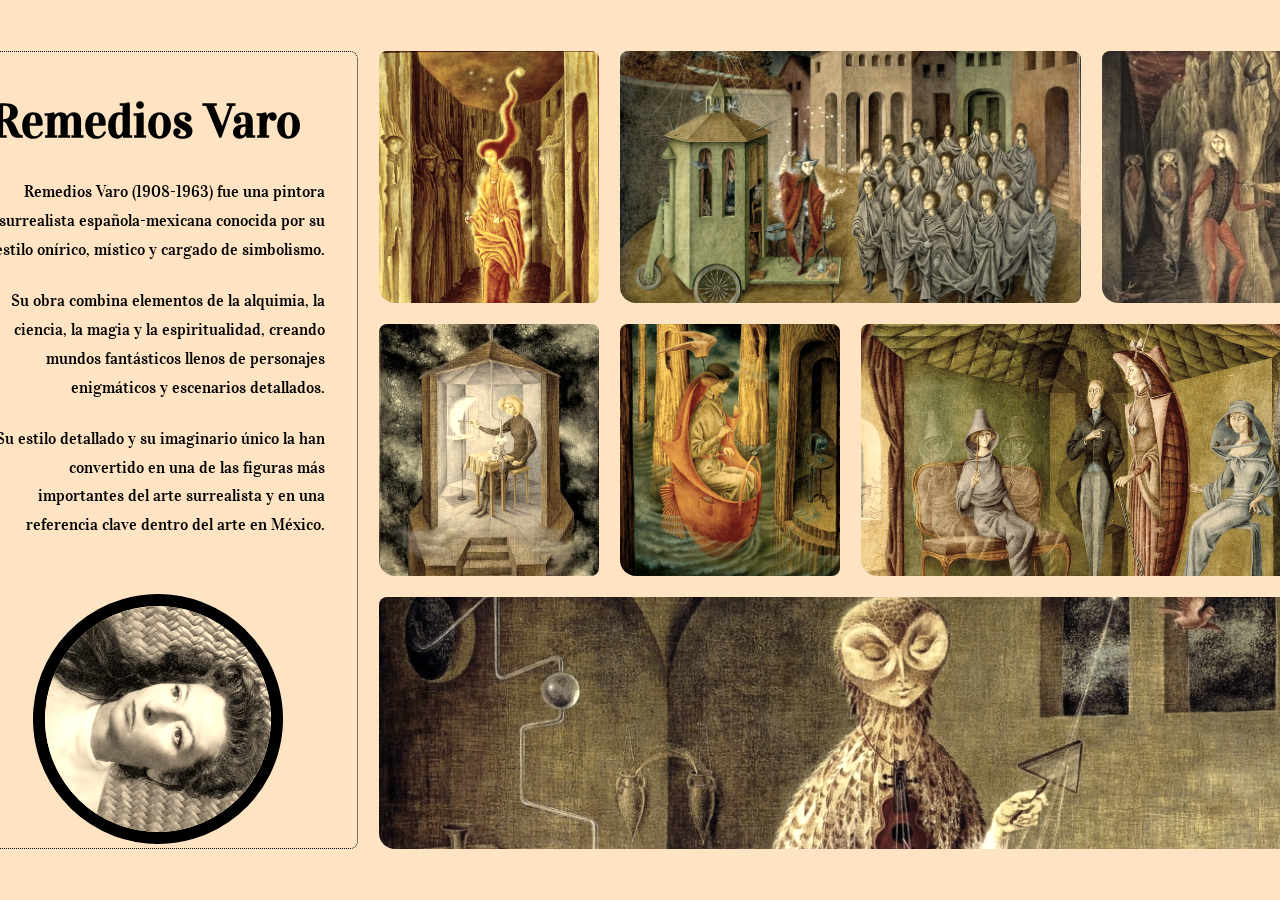
<file: index.html>
<!DOCTYPE html>
<html lang="en">
 <head>
  <meta charset="UTF-8" />
  <meta name="viewport" content="width=device-width, initial-scale=1.0" />
  <link rel="shortcut icon" href="./img/dot.png" type="image/x-icon" />
  <link rel="stylesheet" href="./style.css" />
  <title>Remedios Varo</title>
 </head>
 <body>
  <main>
   <section>
    <div class="item-1">
     <h1>Remedios Varo</h1>
     <p>
      Remedios Varo (1908-1963) fue una pintora surrealista española-mexicana
      conocida por su estilo onírico, místico y cargado de simbolismo.
     </p>
     <p>
      Su obra combina elementos de la alquimia, la ciencia, la magia y la
      espiritualidad, creando mundos fantásticos llenos de personajes
      enigmáticos y escenarios detallados.
     </p>
     <p>
      Su estilo detallado y su imaginario único la han convertido en una de las
      figuras más importantes del arte surrealista y en una referencia clave
      dentro del arte en México.
     </p>
     <div><img src="./img/avatar.webp" alt="Remedios Varo" /></div>
    </div>
    <div class="item-2">
     <a href="./img/2.jpg" target="_blank"
      ><img src="./img/2.jpg" alt="Cuadro"
     /></a>
    </div>
    <div class="item-3">
     <a href="./img/3.jpg" target="_blank"
      ><img src="./img/3.jpg" alt="Cuadro"
     /></a>
    </div>
    <div class="item-4">
     <a href="./img/4.jpg" target="_blank"
      ><img src="./img/4.jpg" alt="Cuadro"
     /></a>
    </div>
    <div class="item-5">
     <a href="./img/5.jpg" target="_blank"
      ><img src="./img/5.jpg" alt="Cuadro"
     /></a>
    </div>
    <div class="item-6">
     <a href="./img/6.jpg" target="_blank"
      ><img src="./img/6.jpg" alt="Cuadro"
     /></a>
    </div>
    <div class="item-7">
     <a href="./img/7.webp" target="_blank"
      ><img src="./img/7.webp" alt="Cuadro"
     /></a>
    </div>
    <div class="item-8">
     <a href="./img/8.jpg" target="_blank"
      ><img src="./img/8.jpg" alt="Cuadro"
     /></a>
    </div>
   </section>
  </main>
 </body>
</html>
</file>
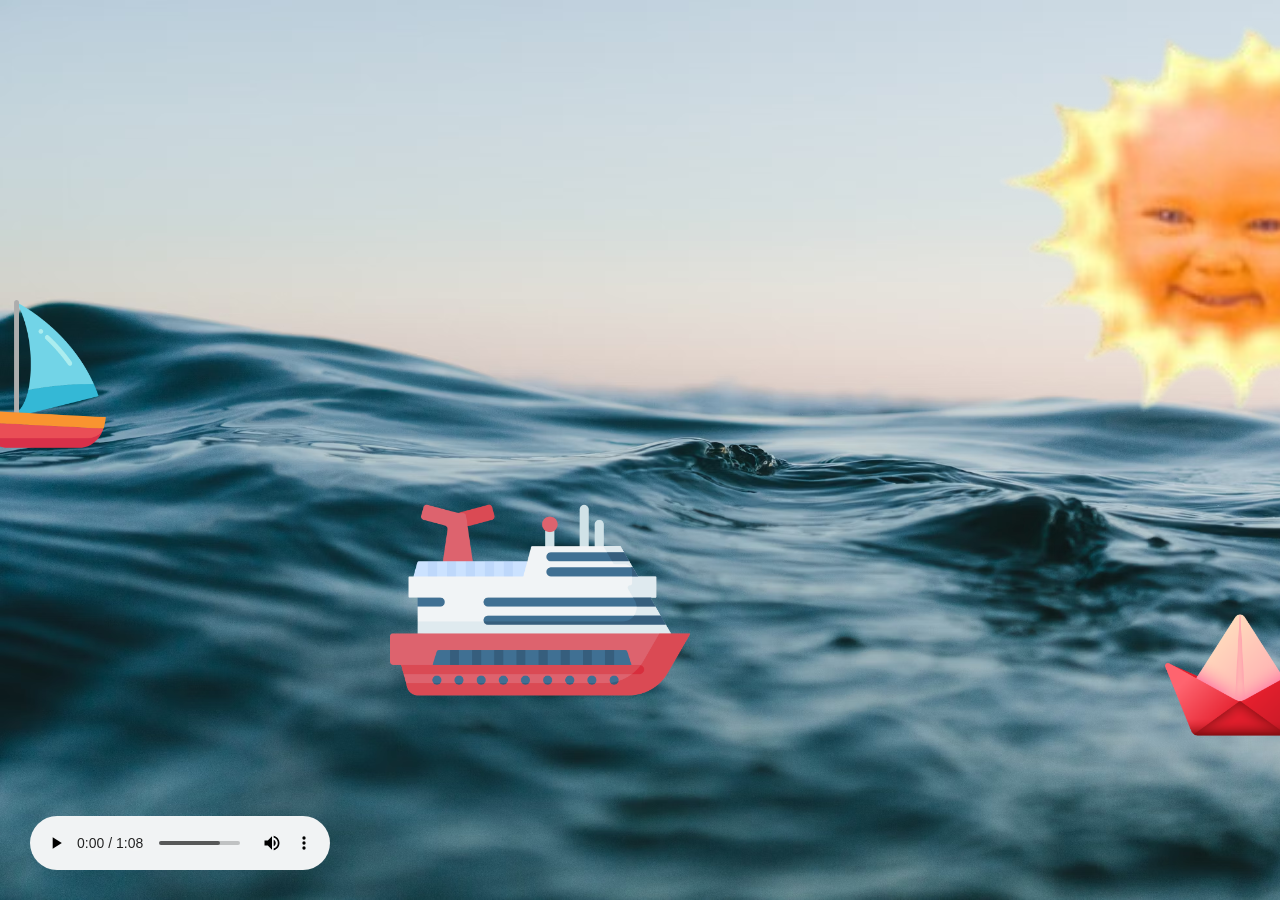
<file: 3-grid-columns-rows/index.html>
<!DOCTYPE html>
<html lang="en">
 <head>
  <title>Grid columns / rows</title>
  <link
   rel="shortcut icon"
   href="./assets/img/teletubbie.jpg"
   type="image/x-icon"
  />
  <style>
   * {
    padding: 0;
    margin: 0;
    box-sizing: border-box;
   }

   :root {
    background-image: url(./assets/img/sea.avif);
    background-size: cover;
   }

   section {
    display: grid;
    grid-template: repeat(6, 150px) / repeat(9, 200px);
    height: 100vh;
    justify-content: center;
    align-content: end;
   }

   section img {
    width: 100%;
    height: 100%;
    object-fit: contain;
    /*order: 1;  reemplaza z-index*/
   }
   #img1 {
    grid-column: 2/3;
    grid-row: 3/4;
   }
   #img2 {
    grid-column: 8/9;
    grid-row: 5/6;
   }
   #img3 {
    grid-column: 4/6;
    grid-row: 4/6;
   }
   #img4 {
    grid-column: 7/10;
    grid-row: 1/4;
   }
   audio {
    position: fixed;
    left: 30px;
    bottom: 30px;
   }
  </style>
 </head>
 <body>
  <main>
   <section>
    <img id="img1" src="./assets/img/boat1.png" alt="boat" />
    <img id="img2" src="./assets/img/boat2.png" alt="boat" />
    <img id="img3" src="./assets/img/boat3.png" alt="boat" />
    <img id="img4" src="./assets/img/baby.png" alt="sun" />
   </section>
  </main>
  <footer>
   <audio src="./assets/song/baby.mp3" controls></audio>
  </footer>
 </body>
</html>
</file>
<file: style.css>
@import url("https://fonts.googleapis.com/css2?family=Vidaloka&display=swap");

* {
 padding: 0;
 margin: 0;
 box-sizing: border-box;
 font-family: "Vidaloka", serif;
}

body {
 background-color: bisque;
 filter: sepia(0.5);
}

section {
 display: grid;
 grid-template: repeat(3, 28%) / 400px repeat(4, 220px);
 grid-template-areas:
  "item1 item2 item3 item3 item6"
  "item1 item4 item5 item7 item7"
  "item1 item8 item8 item8 item8";
 justify-content: center;
 align-content: center;
 height: 100vh;
 gap: 1.3rem;
}

h1 {
 font-size: 3rem;
 margin: 1rem 0 1.7rem;
}

p {
 line-height: 1.8;
 margin-bottom: 1.4rem;
 text-align: right;
}

section div {
 overflow: hidden;
 border-radius: 8px;
 border-bottom-left-radius: 16px;
}

.item-1 {
 grid-area: item1;
 border: 1px black dashed;
 border-style: dotted;
 padding: 1.5rem 2rem;
}
.item-1 div {
 width: 250px;
 height: 250px;
 margin: 55px auto;
}

.item-1 div img {
 border-radius: 50%;
 border: 12px solid black;
 transform: rotate(95deg);
 cursor: crosshair;
}

.item-2 {
 grid-area: item2;
 display: grid;
 place-items: center;
}

.item-3 {
 grid-area: item3;
}

.item-4 {
 grid-area: item4;
}

.item-5 {
 grid-area: item5;
}

.item-6 {
 grid-area: item6;
}

.item-7 {
 grid-area: item7;
}

.item-8 {
 grid-area: item8;
}

section div img {
 width: 100%;
 height: 100%;
 object-fit: cover;
 cursor: zoom-in;
}
</file>
